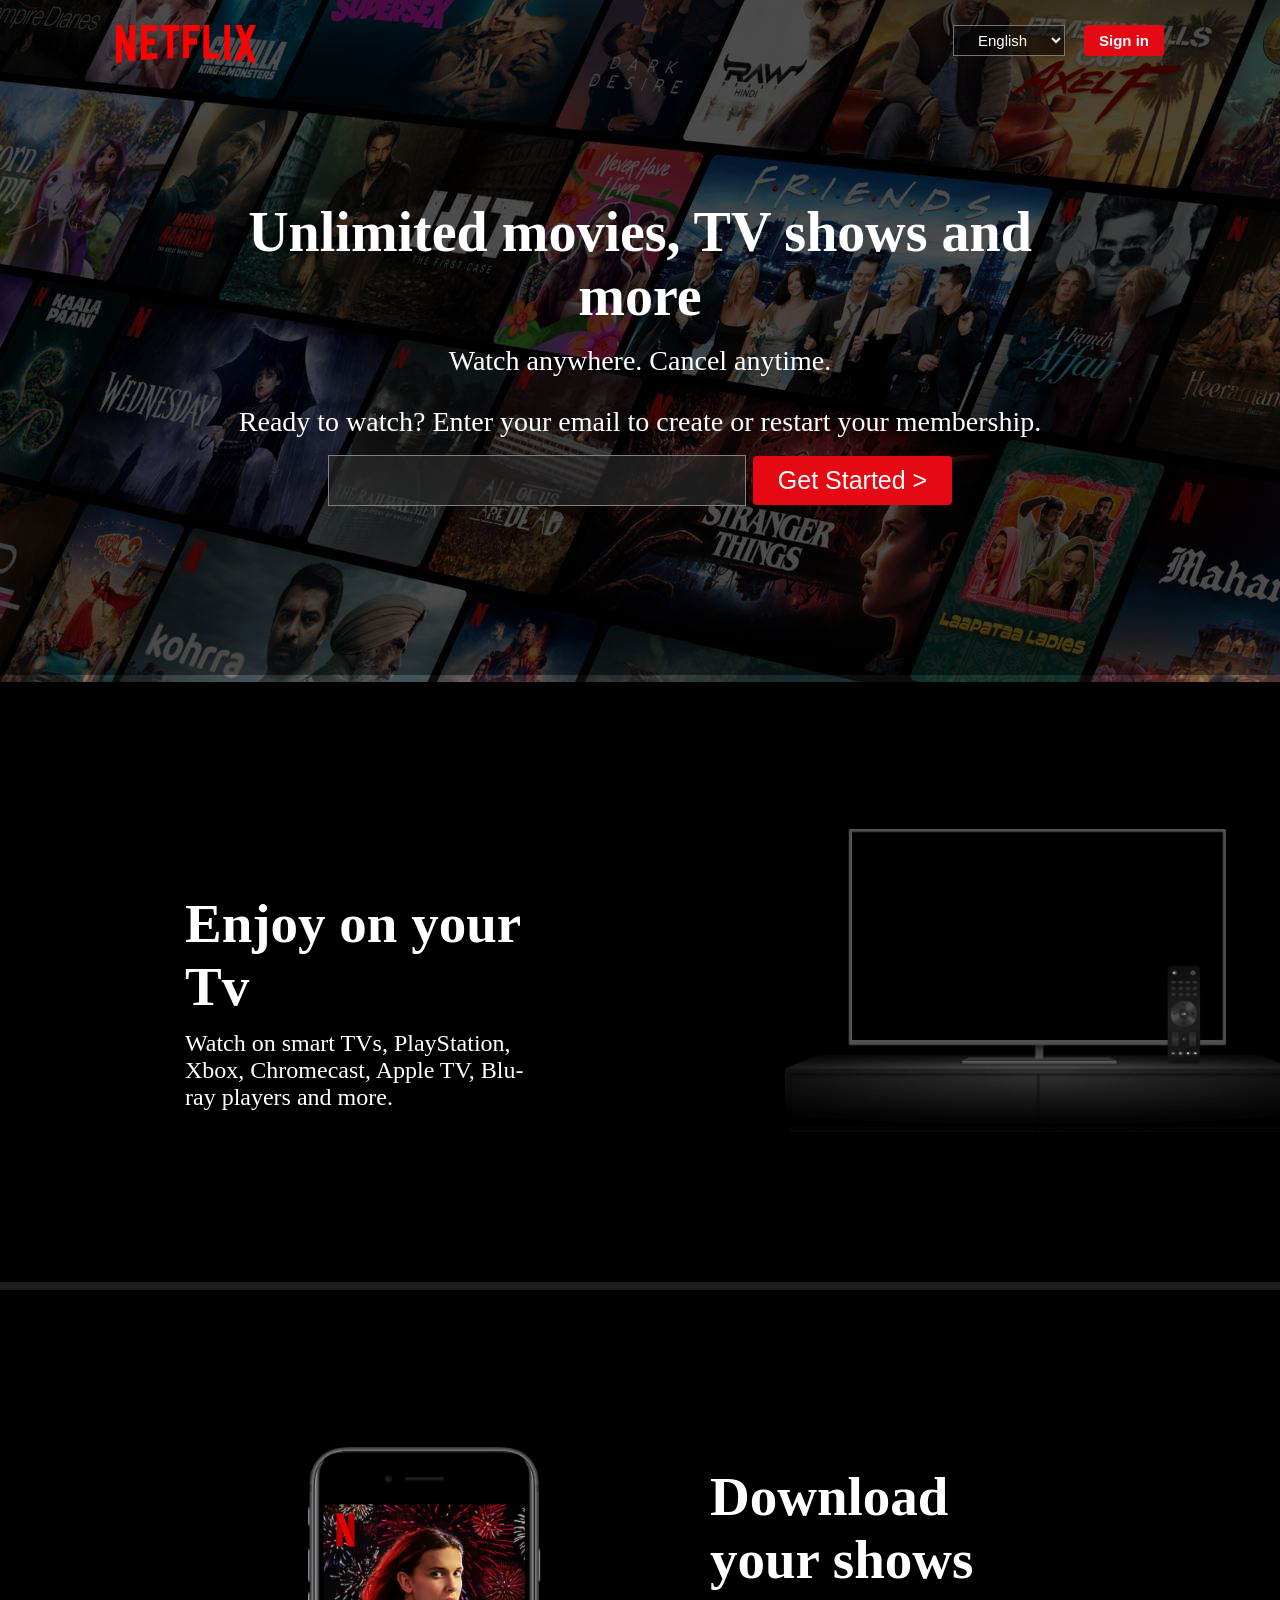
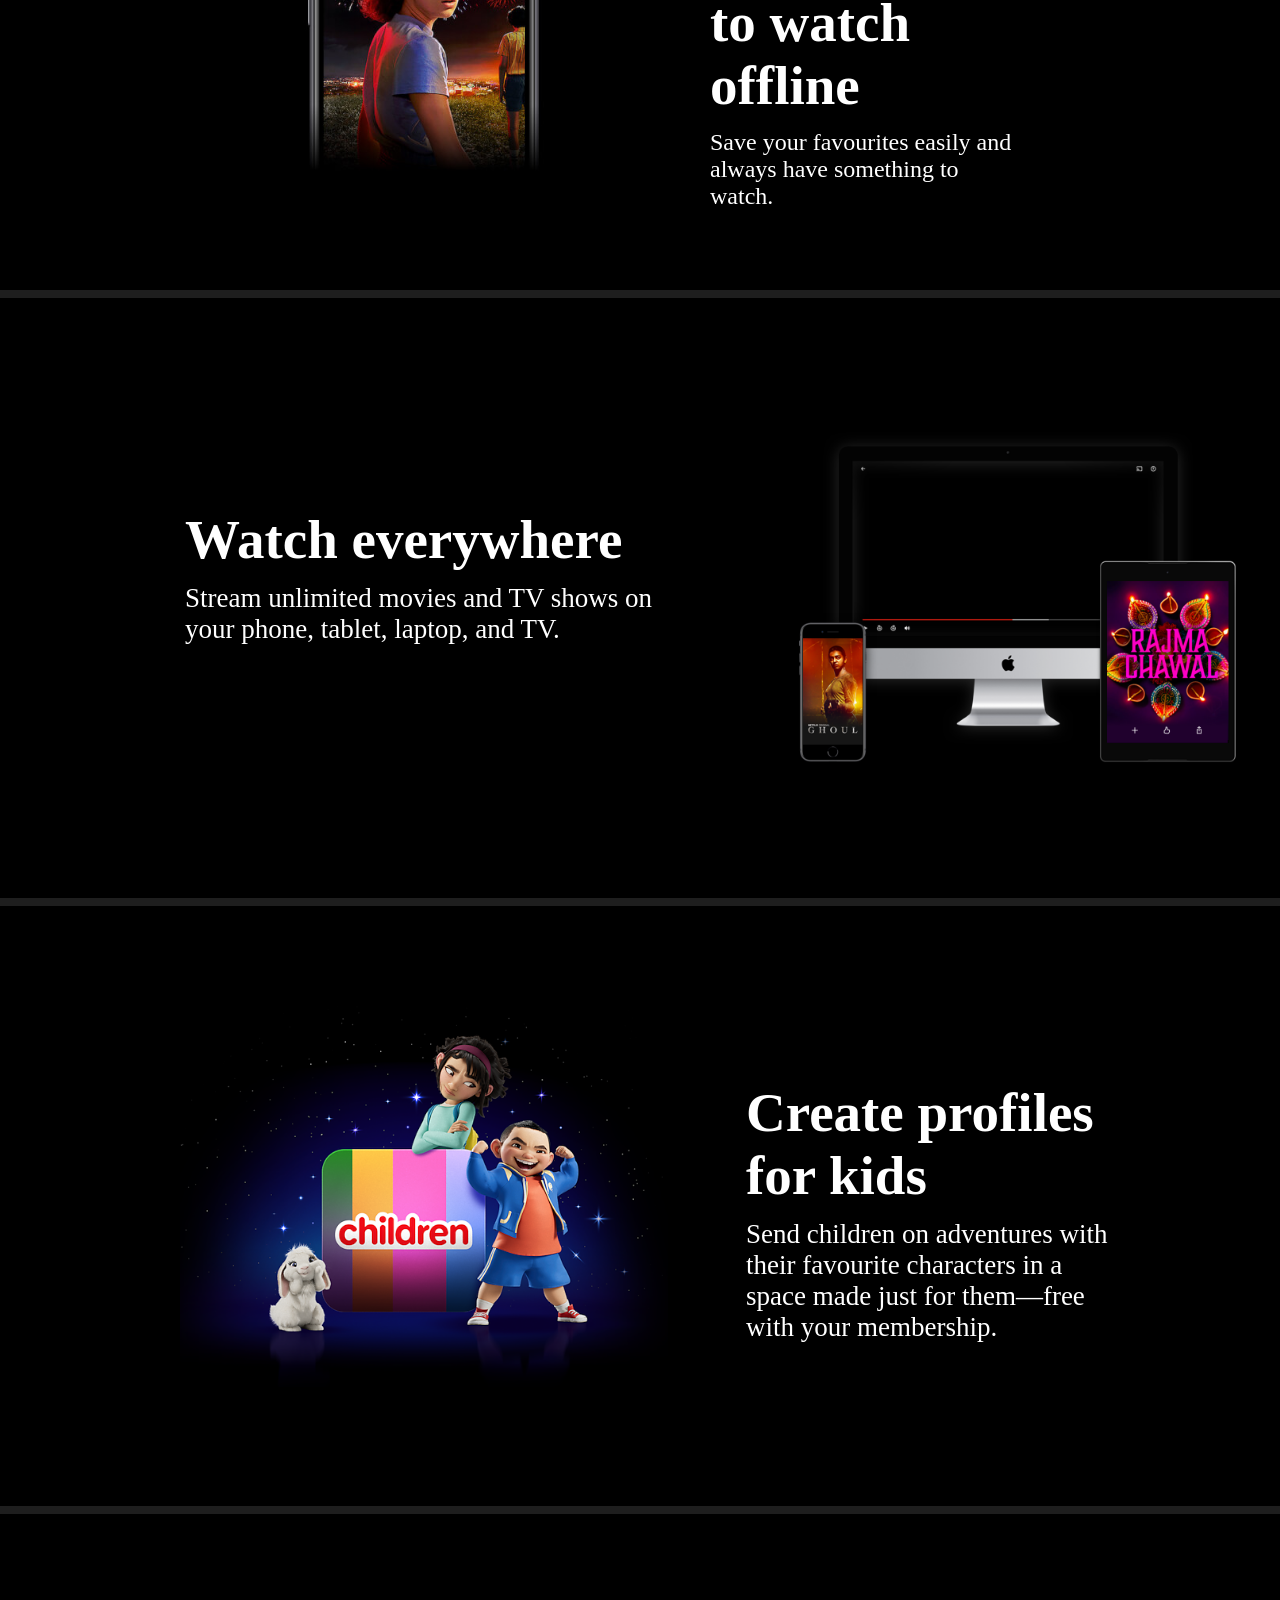
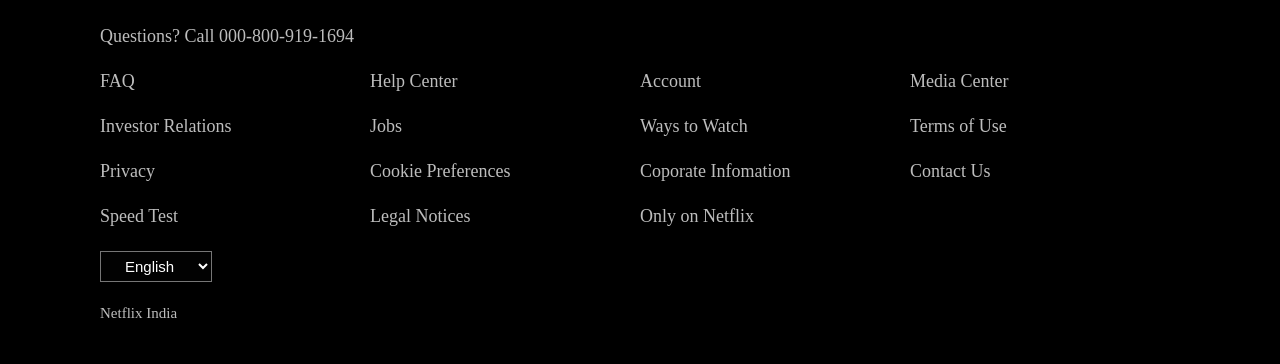
<file: netflix/index.html>
<!DOCTYPE html>
<html lang="en">
<head>
    <meta charset="UTF-8">
    <meta name="viewport" content="width=device-width, initial-scale=1.0">
    <title>Netflex India- Watch Tv Shows</title>
    <link rel="stylesheet" href="style.css">
</head>
<body>
    <div class="main">
        <nav>
            <span><img width="53" src="Resource/logo.svg" alt=""></span>
            <div class="btn">
                    <select name="lang" id="mylang" class="btn-lang">
                        <option value="eng"><b>English</b></option>
                        <option value="hindi"><b>हिन्दी</b></option>
                    </select>
                <button class="btn-red"> <b>Sign in</b></button>
            </div>
        </nav>
        <div class="box">
            <form action="action.php">
                <h1>Unlimited movies, TV shows and more</h1>
                <p>Watch anywhere. Cancel anytime.</p>
                <p>Ready to watch? Enter your email to create or restart your membership.</p>
                <div class="email-btn">
                    <input type="email" name="email" id="myemail" required>
                    <button class="btn-red btn-red2">Get Started ></button>
                </div>
            </form>
        </div>
        <div class="box2">
            <div class="content">
                <h3>Enjoy on your Tv</h3>
                <p>Watch on smart TVs, PlayStation, Xbox, Chromecast, Apple TV, Blu-ray players and more.</p>
            </div>
            <img src="Resource/tv.png" height="381px" alt="tv">
            <video src="Resource/vid1.m4v" preload="auto" autoplay loop muted></video>
        </div>
        <div class="box3">
            <img src="Resource/mobile.jpg" height="381px" alt="tv">
            <div class="content">
                <h3>Download your shows to watch offline</h3>
                <p>Save your favourites easily and always have something to watch.</p>
            </div>
        </div>
        <div class="box4">
            <div class="content">
                <h3>Watch everywhere</h3>
                <p>Stream unlimited movies and TV shows on your phone, tablet, laptop, and TV.</p>
            </div>
            <img src="Resource/tv2.png" height="381px" alt="tv">
            <video src="Resource/vid2.m4v" preload="auto" autoplay loop muted></video>
        </div>
        <div class="box5">
            <img src="Resource/kids.png" height="381px" alt="tv">
            <div class="content">
                <h3>Create profiles for kids</h3>
                <p>Send children on adventures with their favourite characters in a space made just for them—free with your membership.</p>
            </div>
        </div>
        
    </div>
    <footer>
        <p>Questions? Call 000-800-919-1694</p>
        <div class="quicklinks">
            <p>FAQ</p>
            <p>Help Center</p>
            <p>Account</p>
            <p>Media Center</p>
            <p>Investor Relations</p>
            <p>Jobs</p>
            <p>Ways to Watch</p>
            <p>Terms of Use</p>
            <p>Privacy</p>
            <p>Cookie Preferences</p>
            <p>Coporate Infomation</p>
            <p>Contact Us</p>
            <p>Speed Test</p>
            <p>Legal Notices</p>
            <p>Only on Netflix</p>
        </div>
        <select name="lang" id="mylang" class="btn-lang">
            <option value="eng"><b>English</b></option>
            <option value="hindi"><b>हिन्दी</b></option>
        </select>
        <div class="n">
            Netflix India
        </div>
    </footer>
</body>
</html>
</file>
<file: netflix/style.css>
*{
    margin: 0;
    padding: 0;
}
body{
    background-color: #1e1e1e;

}
.main{
    background-image: url(Resource/background\ image.jpg);
    /* background-size: max(1200px,100vw); */
    height: 675px;
    background-color: initial;
    /* position: relative; */
    /* background-attachment: fixed; */   
}
.box {
    position: absolute;
    top: 0;
    height: 675px;
    width: 100%;
    background-color: rgb(0, 0, 0,0.60);  /* Adjust the background color as needed  */
}
.main::before {
    content: '';
    position: absolute;
    top: 0;
    right: 0;
    bottom: 0;
    left: 0;
    background: inherit; /* Inherit the background color */
    opacity: 0.60;
    z-index: -1;
}
nav{
    display: flex;
    justify-content: space-evenly;
    gap: 45vw;
    /* height: 10vh; */
    padding: 25px 10px;
}
nav img{
    width: 140px;
    position: relative;
    z-index: 10;
}
form{
    margin: 100px;
    padding: 100px;

}
form{
    color: white;
    display: flex;
    flex-direction: column;
    text-align: center;
    font-size: 28px;
    gap: 5px;
    /* float: center; */
}
.btn-red{
    color: white;
    background-color: rgb(229, 9, 20);
    font-size: 15px;
    padding: 7px 15px;
    border-radius: 4px;
    position: relative;
    z-index: 10;
    border: none;
    /* padding: 1px; */
}
.btn-red2{
    padding: 10px 25px;
    font-size: 25px;
}
.btn-lang{
    /* gap: 10px; */
    /* margin: 0 10px; */
    font-size: 15px;
    padding: 5px 20px;
    margin: 0 15px;
    background-color: #0404048f;
    /* opacity: 0.8; */
    position: relative;
    z-index: 10;
}
select{
    background-color: black;
    color: white;
    border-radius: 0;
}
#myemail{
    /* color: inherit; */
    padding: 10px 50px;
    background-color:#2f2e2e96;
    color: white;
    /* border-radius: 1px ; */
    border: 1px solid gray;
    font-size: 25px;
}
.box2{
    display: flex;
    /* margin: 10px; */
    padding: 200px 150px;
    height: 200px;
    position: relative;
    top: 590px;
    background-color: black;
}
.content{
    /* text-align: center; */
    position: relative;
    right: 65px;
    font-size: 24px;
    color: white;
    padding: 10px 100px;
}
p{
    margin: 12px 0;
}
.box2 img{
    width: 509px;
    /* height: 100px; */
    /* position: relative;
    bottom: 120px;
    left: 75px; */
    position: absolute;
    left: 785px; 
    bottom: 148px;
    z-index: 1;
}
.box2 h3{
    font-size: 55px;
}
.box2 video{
    position: relative;
    bottom: 50px;
    left: 26px;
    /* position: relative; */
    height: 210px;
    /* z-index: 1; */
    /* float: right; */
    /* position: absolute;
    left: 782px; */
}
.box3{
    display: flex;
    margin: 8px 0;
    padding: 200px;
    height: 200px;
    position: relative;
    top: 590px;
    background-color: black;
    gap: 67px;
} 
.box3 img{
    position: relative; 
    bottom: 100px;
    right: 30px;
}
.box3 .content{
    font-size: 24px;
    color: white;
    padding: 10px 0px;
    margin: -35px 0;
}
.box3 h3{
    font-size: 55px;
}
.box4{
    display: flex;
    justify-content: center;
    margin: 8px 0;
    padding: 200px 150px;
    height: 200px;
    position: relative;
    top: 590px;
    background-color: black;
}
.box4 img{
    position: absolute;
    z-index: 1;
    left: 757px;
    bottom: 97px;
}
.box4 video{
    position: relative;
    bottom: 41px;
    right: 33px;
    height: 200px;
    width: 31%;
}
.box4 h3{
    font-size: 55px;
}
.box4 .content p{
    font-size: 27px;
}
.box5{
    display: flex;
    margin: 8px 0;
    padding: 200px 100px 200px 210px;
    height: 200px;
    position: relative;
    top: 590px;
    background-color: black;
    gap: 93px;
} 
.box5 img{
    position: relative; 
    bottom: 100px;
    right: 30px;
}
.box5 .content{
    font-size: 24px;
    color: white;
    padding: 10px 0px;
    margin: -35px 0;
}
.box5 h3{
    font-size: 55px;
}
.box5 .content p{
    font-size: 27px;
}
footer{
    /* margin: 100px; */
    top: 2431px;
    margin: 8px 0 0 0;
    padding: 100px;
    color: #bdbdbd;
    height: 250px;
    background-color: black;
    position: relative;
    /* border: 2px solid black; */
    font-size: 18px;
}
.quicklinks{
    display: grid;
    grid-template-columns: 1fr 1fr 1fr 1fr;
    /* gap: 10px; */
    /* justify-items: center; */
}
footer select{
    /* position: relative; */
    top: 12px;
    right: 15px;
}
.n{
    font-size: 15px;
    margin: 35px 0;
}
</file>
